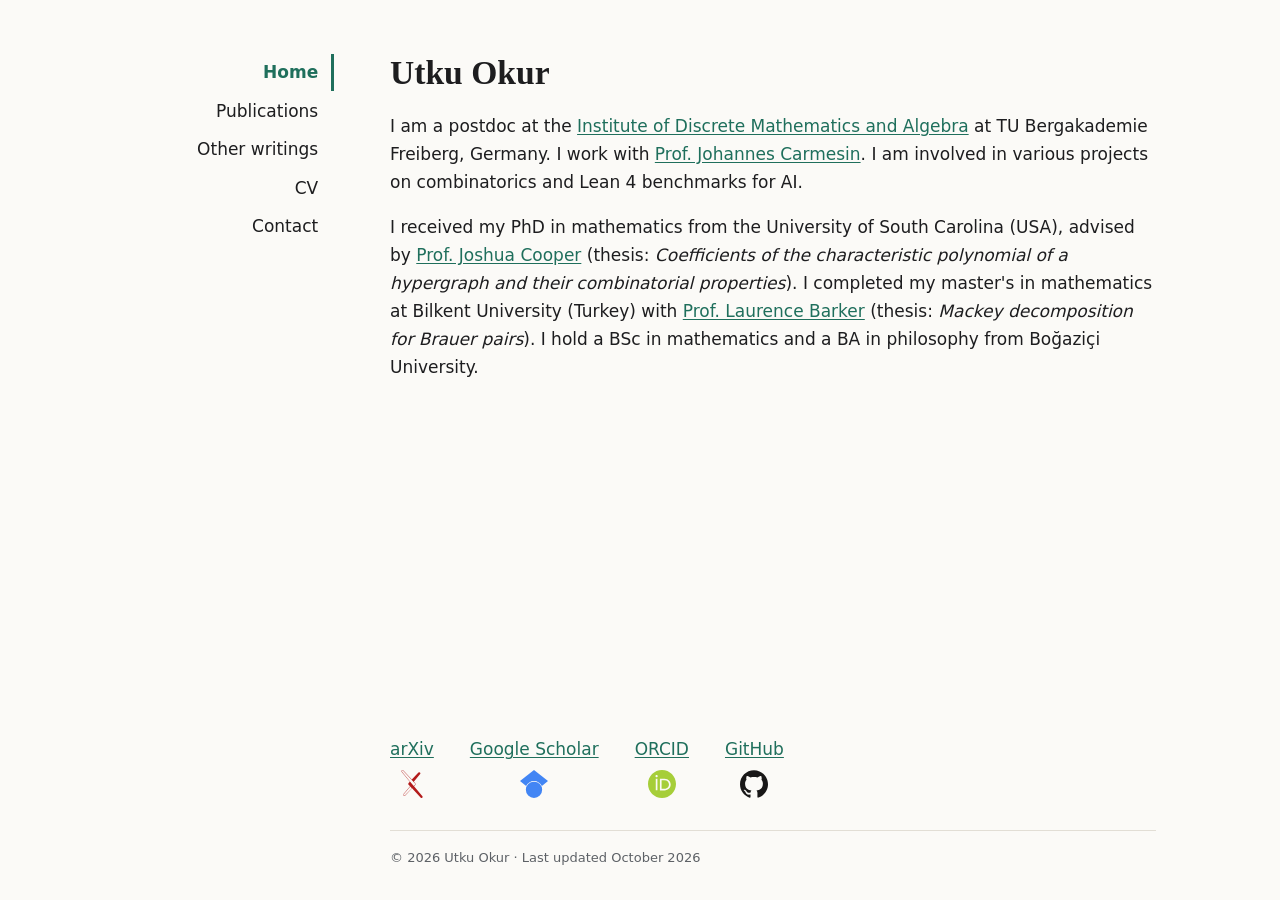
<file: index.html>
<!doctype html>
<html lang="en">
<head>
  <meta charset="utf-8">
  <meta name="viewport" content="width=device-width, initial-scale=1">
  <title>Utku Okur</title>
  <link rel="stylesheet" href="assets/style.css">
</head>
<body>
<div class="page">
  <aside class="sidebar">
    <div class="sidebar-inner">
      <nav class="nav" aria-label="Main">
        <ul>
          <li><a href="./" aria-current="page">Home</a></li>
          <li><a href="publications/">Publications</a></li>
          <li><a href="other-writings/">Other writings</a></li>
          <li><a href="cv/cv.pdf">CV</a></li>
          <li><a href="contact/">Contact</a></li>
        </ul>
      </nav>
    </div>
  </aside>

  <main class="home">
    <div class="home-intro">
      <h1>Utku Okur</h1>

      <!-- Portrait: add assets/photo.jpg and uncomment.
      <img class="portrait" src="assets/photo.jpg" alt="Utku Okur" width="170"> -->

      <p>I am a postdoc at the
        <a href="https://tu-freiberg.de/en/fakultaet1/institutes/institute-discrete-mathematics-and-algebra">Institute of Discrete Mathematics and Algebra</a>
        at TU Bergakademie Freiberg, Germany. I work with
        <a href="https://j-carmesin.github.io/">Prof. Johannes Carmesin</a>. I am involved in various
        projects on combinatorics and Lean&nbsp;4 benchmarks for AI.</p>

      <p>I received my PhD in mathematics from the University of South Carolina (USA),
        advised by <a href="https://people.math.sc.edu/cooper/">Prof. Joshua Cooper</a>
        (thesis: <em><a class="plain-link" href="https://scholarcommons.sc.edu/cgi/viewcontent.cgi?article=9582&amp;context=etd">Coefficients of the
        characteristic polynomial of a hypergraph and their combinatorial properties</a></em>).
        I completed my master's in mathematics at Bilkent University (Turkey) with
        <a href="http://www.fen.bilkent.edu.tr/~barker/fenis2.html">Prof. Laurence Barker</a>
        (thesis: <em><a class="plain-link" href="https://repository.bilkent.edu.tr/server/api/core/bitstreams/a64464dd-a816-4777-aa7f-ce6a9191335a/content">Mackey
        decomposition for Brauer pairs</a></em>). I hold a BSc in
        mathematics and a BA in philosophy from Bo&#287;azi&ccedil;i University.</p>
    </div>

    <ul class="profile-links">
      <li><a href="https://arxiv.org/a/okur_u_1">arXiv<img src="assets/icons/arxiv.svg" alt="" width="28" height="28"></a></li>
      <li><a href="https://scholar.google.com/citations?user=_oVklCcAAAAJ">Google Scholar<img src="assets/icons/googlescholar.svg" alt="" width="28" height="28"></a></li>
      <li><a href="https://orcid.org/0000-0002-9196-1127">ORCID<img src="assets/icons/orcid.svg" alt="" width="28" height="28"></a></li>
      <li><a href="https://github.com/utkuokur">GitHub<img src="assets/icons/github.svg" alt="" width="28" height="28"></a></li>
    </ul>

    <footer>&copy; 2026 Utku Okur &middot; Last updated October 2026</footer>
  </main>
</div>
</body>
</html>
</file>
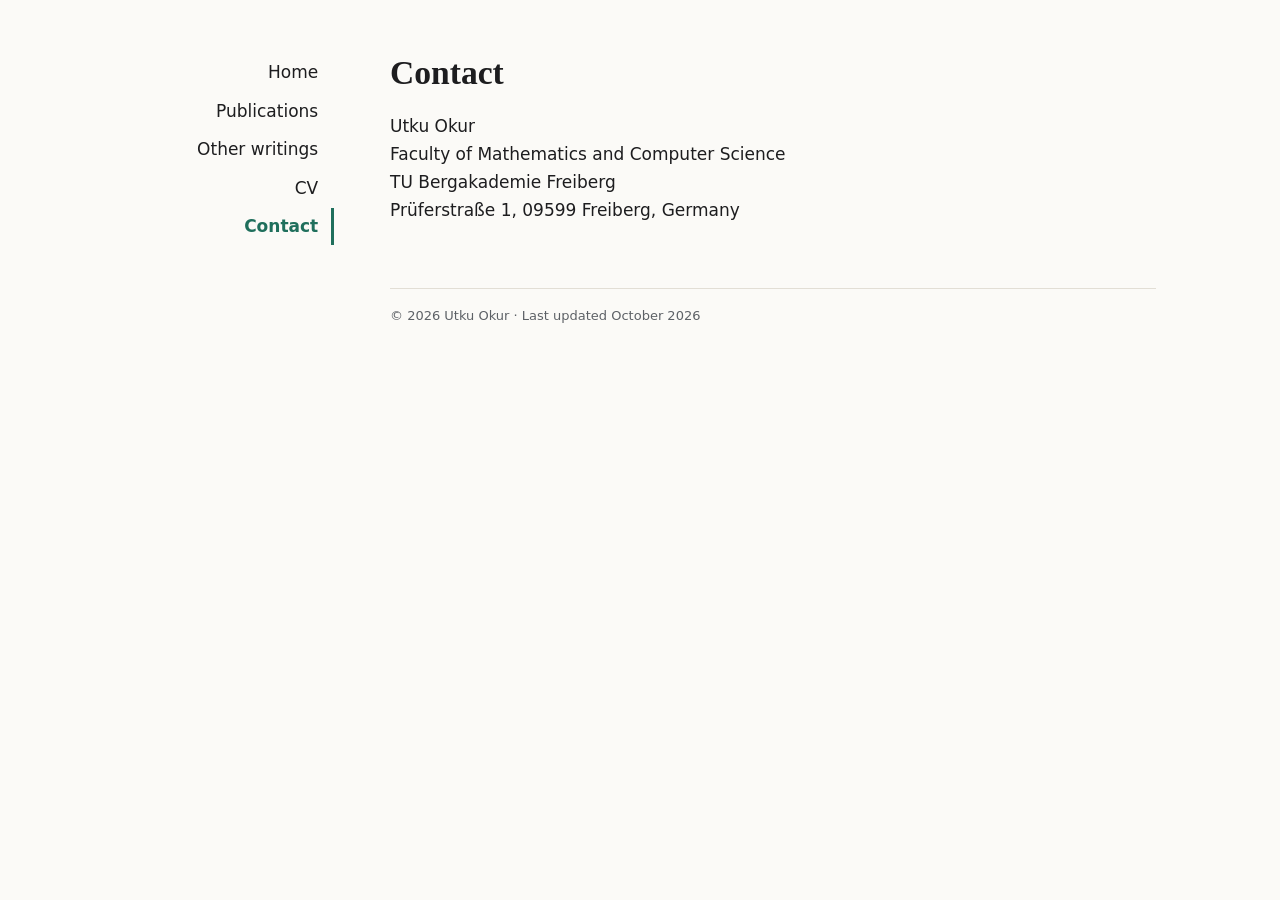
<file: contact/index.html>
<!doctype html>
<html lang="en">
<head>
  <meta charset="utf-8">
  <meta name="viewport" content="width=device-width, initial-scale=1">
  <title>Contact | Utku Okur</title>
  <link rel="stylesheet" href="../assets/style.css">
</head>
<body>
<div class="page">
  <aside class="sidebar">
    <div class="sidebar-inner">
      <nav class="nav" aria-label="Main">
        <ul>
          <li><a href="../">Home</a></li>
          <li><a href="../publications/">Publications</a></li>
          <li><a href="../other-writings/">Other writings</a></li>
          <li><a href="../cv/cv.pdf">CV</a></li>
          <li><a href="../contact/" aria-current="page">Contact</a></li>
        </ul>
      </nav>
    </div>
  </aside>

  <main>
    <h1>Contact</h1>

    <p>Utku Okur<br>
      Faculty of Mathematics and Computer Science<br>
      TU Bergakademie Freiberg<br>
      Pr&uuml;ferstra&szlig;e 1, 09599 Freiberg, Germany</p>

    <!-- TODO: add an email address, e.g.
    <p>Email: <a href="mailto:NAME@DOMAIN">NAME@DOMAIN</a></p> -->


    <footer>&copy; 2026 Utku Okur &middot; Last updated October 2026</footer>
  </main>
</div>
</body>
</html>
</file>
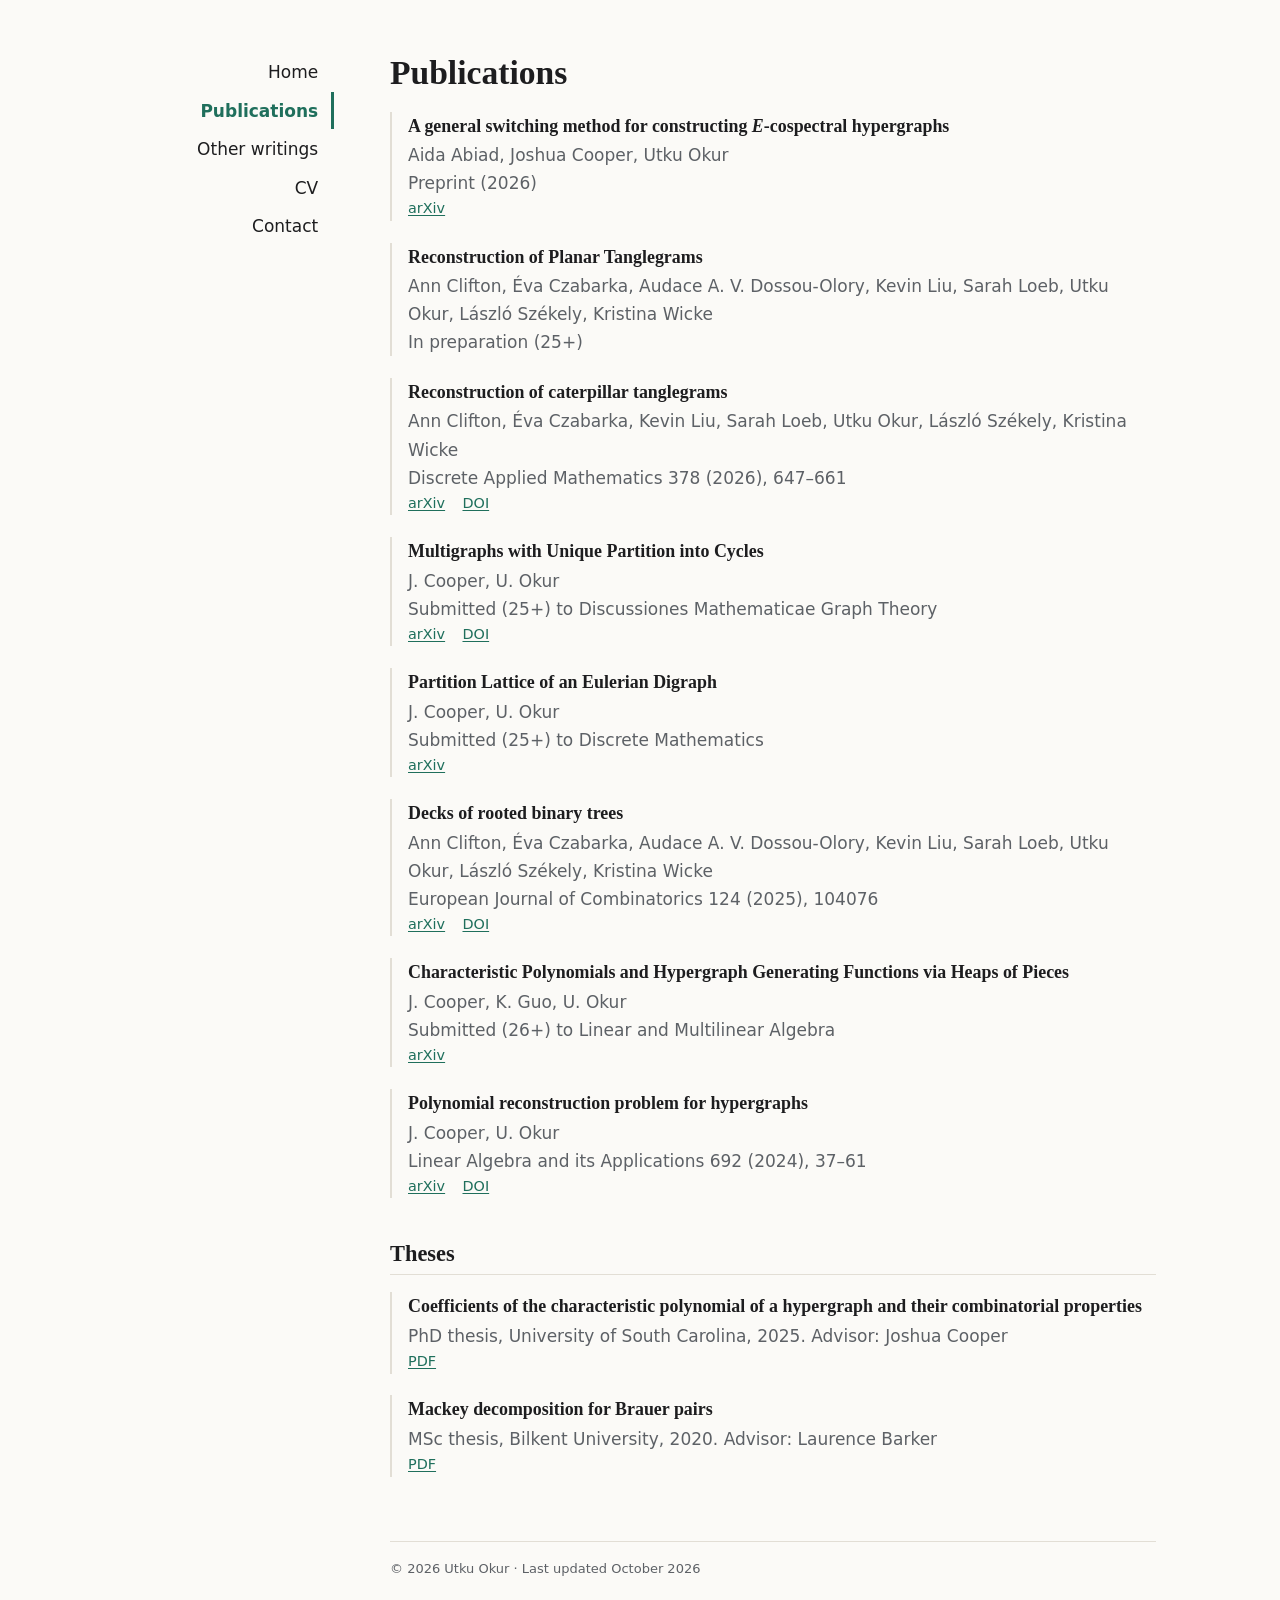
<file: publications/index.html>
<!doctype html>
<html lang="en">
<head>
  <meta charset="utf-8">
  <meta name="viewport" content="width=device-width, initial-scale=1">
  <title>Publications | Utku Okur</title>
  <link rel="stylesheet" href="../assets/style.css">
</head>
<body>
<div class="page">
  <aside class="sidebar">
    <div class="sidebar-inner">
      <nav class="nav" aria-label="Main">
        <ul>
          <li><a href="../">Home</a></li>
          <li><a href="../publications/" aria-current="page">Publications</a></li>
          <li><a href="../other-writings/">Other writings</a></li>
          <li><a href="../cv/cv.pdf">CV</a></li>
          <li><a href="../contact/">Contact</a></li>
        </ul>
      </nav>
    </div>
  </aside>

  <main>
    <h1>Publications</h1>

    <ul class="entries">
      <!-- BEGIN papers: generated from cv/publications.tex by scripts/build_publications.py; edit that file, not this list -->
      <li>
        <div class="entry-title">A general switching method for constructing <i>E</i>&#8209;cospectral hypergraphs</div>
        <div class="entry-meta">Aida Abiad, Joshua Cooper, Utku Okur<br>Preprint (2026)</div>
        <div class="entry-links"><a href="https://arxiv.org/abs/2604.06016">arXiv</a></div>
      </li>
      <li>
        <div class="entry-title">Reconstruction of Planar Tanglegrams</div>
        <div class="entry-meta">Ann Clifton, Éva Czabarka, Audace A.&nbsp;V. Dossou-Olory, Kevin Liu, Sarah Loeb, Utku Okur, László Székely, Kristina Wicke<br>In preparation (25+)</div>
      </li>
      <li>
        <div class="entry-title">Reconstruction of caterpillar tanglegrams</div>
        <div class="entry-meta">Ann Clifton, Éva Czabarka, Kevin Liu, Sarah Loeb, Utku Okur, László Székely, Kristina Wicke<br>Discrete Applied Mathematics 378 (2026), 647&ndash;661</div>
        <div class="entry-links"><a href="https://arxiv.org/abs/2501.13670">arXiv</a> <a href="https://doi.org/10.1016/j.dam.2025.09.022">DOI</a></div>
      </li>
      <li>
        <div class="entry-title">Multigraphs with Unique Partition into Cycles</div>
        <div class="entry-meta">J. Cooper, U. Okur<br>Submitted (25+) to Discussiones Mathematicae Graph Theory</div>
        <div class="entry-links"><a href="https://arxiv.org/abs/2504.08083">arXiv</a> <a href="https://doi.org/10.7151/dmgt.2627">DOI</a></div>
      </li>
      <li>
        <div class="entry-title">Partition Lattice of an Eulerian Digraph</div>
        <div class="entry-meta">J. Cooper, U. Okur<br>Submitted (25+) to Discrete Mathematics</div>
        <div class="entry-links"><a href="https://arxiv.org/abs/2502.00867">arXiv</a></div>
      </li>
      <li>
        <div class="entry-title">Decks of rooted binary trees</div>
        <div class="entry-meta">Ann Clifton, Éva Czabarka, Audace A.&nbsp;V. Dossou-Olory, Kevin Liu, Sarah Loeb, Utku Okur, László Székely, Kristina Wicke<br>European Journal of Combinatorics 124 (2025), 104076</div>
        <div class="entry-links"><a href="https://arxiv.org/abs/2311.02255">arXiv</a> <a href="https://doi.org/10.1016/j.ejc.2024.104076">DOI</a></div>
      </li>
      <li>
        <div class="entry-title">Characteristic Polynomials and Hypergraph Generating Functions via Heaps of Pieces</div>
        <div class="entry-meta">J. Cooper, K. Guo, U. Okur<br>Submitted (26+) to Linear and Multilinear Algebra</div>
        <div class="entry-links"><a href="https://arxiv.org/abs/2411.03567">arXiv</a></div>
      </li>
      <li>
        <div class="entry-title">Polynomial reconstruction problem for hypergraphs</div>
        <div class="entry-meta">J. Cooper, U. Okur<br>Linear Algebra and its Applications 692 (2024), 37&ndash;61</div>
        <div class="entry-links"><a href="https://arxiv.org/abs/2312.16152">arXiv</a> <a href="https://doi.org/10.1016/j.laa.2024.03.029">DOI</a></div>
      </li>
      <!-- END papers -->
    </ul>

    <h2>Theses</h2>
    <ul class="entries">
      <li>
        <div class="entry-title">Coefficients of the characteristic polynomial of a hypergraph and their combinatorial properties</div>
        <div class="entry-meta">PhD thesis, University of South Carolina, 2025. Advisor: Joshua Cooper</div>
        <div class="entry-links"><a href="https://scholarcommons.sc.edu/cgi/viewcontent.cgi?article=9582&amp;context=etd">PDF</a></div>
      </li>
      <li>
        <div class="entry-title">Mackey decomposition for Brauer pairs</div>
        <div class="entry-meta">MSc thesis, Bilkent University, 2020. Advisor: Laurence Barker</div>
        <div class="entry-links"><a href="https://repository.bilkent.edu.tr/server/api/core/bitstreams/a64464dd-a816-4777-aa7f-ce6a9191335a/content">PDF</a></div>
      </li>
    </ul>

    <footer>&copy; 2026 Utku Okur &middot; Last updated October 2026</footer>
  </main>
</div>
</body>
</html>
</file>
<file: assets/style.css>
/* Utku Okur — personal site */

:root {
  --bg: #fbfaf7;
  --text: #1d1d1f;
  --muted: #5d6166;
  --rule: #e2ded5;
  --accent: #1f6f5c;
  --accent-strong: #134c3e;
  --c1: #1f6f5c;
  --c2: #b5542a;
  --c3: #3b5ba5;
  --serif: "Iowan Old Style", "Palatino Linotype", Palatino, "Book Antiqua", Georgia, serif;
  --sans: system-ui, -apple-system, "Segoe UI", Roboto, Helvetica, Arial, sans-serif;
  color-scheme: light;
}

* { box-sizing: border-box; }

body {
  margin: 0;
  background: var(--bg);
  color: var(--text);
  font-family: var(--sans);
  font-size: 1.0625rem;
  line-height: 1.65;
}

a { color: var(--accent); text-underline-offset: 2px; }
a:hover { color: var(--accent-strong); }
/* Links in running text that should not stand out (e.g. thesis titles):
   they look like plain text; only the hand cursor shows they are links. */
a.plain-link,
a.plain-link:hover { color: inherit; text-decoration: none; }

/* ---------- layout ---------- */

.page {
  max-width: 1080px;
  margin: 0 auto;
  padding: 0 24px;
  display: grid;
  grid-template-columns: 210px minmax(0, 1fr);
  gap: 3.5rem;
}

.sidebar-inner {
  position: sticky;
  top: 0;
  padding: 52px 0 24px;
  text-align: right;
}

.nav ul { list-style: none; margin: 0; padding: 0; }
.nav li { margin: .1rem 0; }
.nav a {
  display: inline-block;
  padding: .28rem .8rem .28rem 0;
  border-right: 3px solid transparent;
  color: var(--text);
  text-decoration: none;
}
.nav a:hover { color: var(--accent); }
.nav a[aria-current="page"] {
  border-right-color: var(--accent);
  color: var(--accent);
  font-weight: 600;
}

main { padding: 52px 0 32px; min-width: 0; }

h1, h2, h3 { font-family: var(--serif); font-weight: 600; line-height: 1.25; }
h1 { font-size: 2.1rem; margin: 0 0 1.1rem; }
h2 {
  font-size: 1.4rem;
  margin: 2.6rem 0 1.1rem;
  padding-bottom: .35rem;
  border-bottom: 1px solid var(--rule);
}
h3 { font-size: 1.12rem; margin: 0 0 .35rem; }

.portrait {
  float: right;
  width: 170px;
  height: auto;
  margin: .3rem 0 1rem 1.75rem;
  border-radius: 4px;
}

/* Home page: the links row and footer sit at the bottom of the window. */
main.home { display: flex; flex-direction: column; min-height: 100vh; }

.profile-links {
  list-style: none;
  margin: auto 0 0;
  padding: 2.5rem 0 0;
  display: flex;
  flex-wrap: wrap;
  gap: 1.25rem 2.25rem;
}
.profile-links a {
  display: flex;
  flex-direction: column;
  align-items: center;
  gap: .4rem;
}
.profile-links img { display: block; width: 28px; height: 28px; }

.profile-links + footer { margin-top: 2rem; }

footer {
  margin-top: 4rem;
  padding-top: 1rem;
  border-top: 1px solid var(--rule);
  color: var(--muted);
  font-size: .8125rem;
}

/* ---------- research topics ---------- */

.topics { display: grid; gap: 2.25rem; }

.topic {
  display: grid;
  grid-template-columns: 140px minmax(0, 1fr);
  gap: 1.75rem;
  align-items: start;
}
.topic p { margin: 0; }

.figure { width: 100%; height: auto; display: block; }
.figure .vtx { fill: var(--text); }
.figure .c1 { --c: var(--c1); }
.figure .c2 { --c: var(--c2); }
.figure .c3 { --c: var(--c3); }
.figure .hedge { fill: var(--c); stroke: var(--c); stroke-width: 20; stroke-linejoin: round; opacity: .28; }
.figure .arc line { stroke: var(--c); stroke-width: 2; }
.figure .arc polygon { fill: var(--c); }
.figure .tree { fill: none; stroke: var(--text); stroke-width: 1.6; }
.figure .match line { stroke: var(--c); stroke-width: 1.4; stroke-dasharray: 3 2.5; }
.figure .edge line { stroke: var(--c); stroke-width: 2; }

/* ---------- lists of papers and projects ---------- */

.entries { list-style: none; margin: 0; padding: 0; }
.entries li {
  margin: 0 0 1.35rem;
  padding-left: 1rem;
  border-left: 2px solid var(--rule);
}
.entry-title { font-family: var(--serif); font-weight: 600; font-size: 1.12rem; }
.entry-meta { color: var(--muted); }
.entry-links { font-size: .9rem; }
.entry-links a { margin-right: .8rem; }

/* ---------- small screens ---------- */

@media (max-width: 760px) {
  body { font-size: 1rem; }
  .page { grid-template-columns: 1fr; gap: 0; padding: 0 16px; }
  .sidebar-inner { position: static; padding: 24px 0 0; text-align: left; }
  .nav ul { display: flex; flex-wrap: wrap; gap: .1rem 1.1rem; }
  .nav a { padding: .2rem 0; border-right: 0; border-bottom: 2px solid transparent; }
  .nav a[aria-current="page"] { border-bottom-color: var(--accent); }
  main { padding-top: 24px; }
  h1 { font-size: 1.75rem; }
  .portrait { float: none; display: block; margin: 0 0 1rem; }
  main.home { min-height: 0; }
  .profile-links { gap: 1rem 1.4rem; }
  .topic { grid-template-columns: 1fr; gap: .5rem; }
  .topic .figure { width: 104px; }
}

@media print {
  .sidebar { display: none; }
  .page { display: block; }
}
</file>
